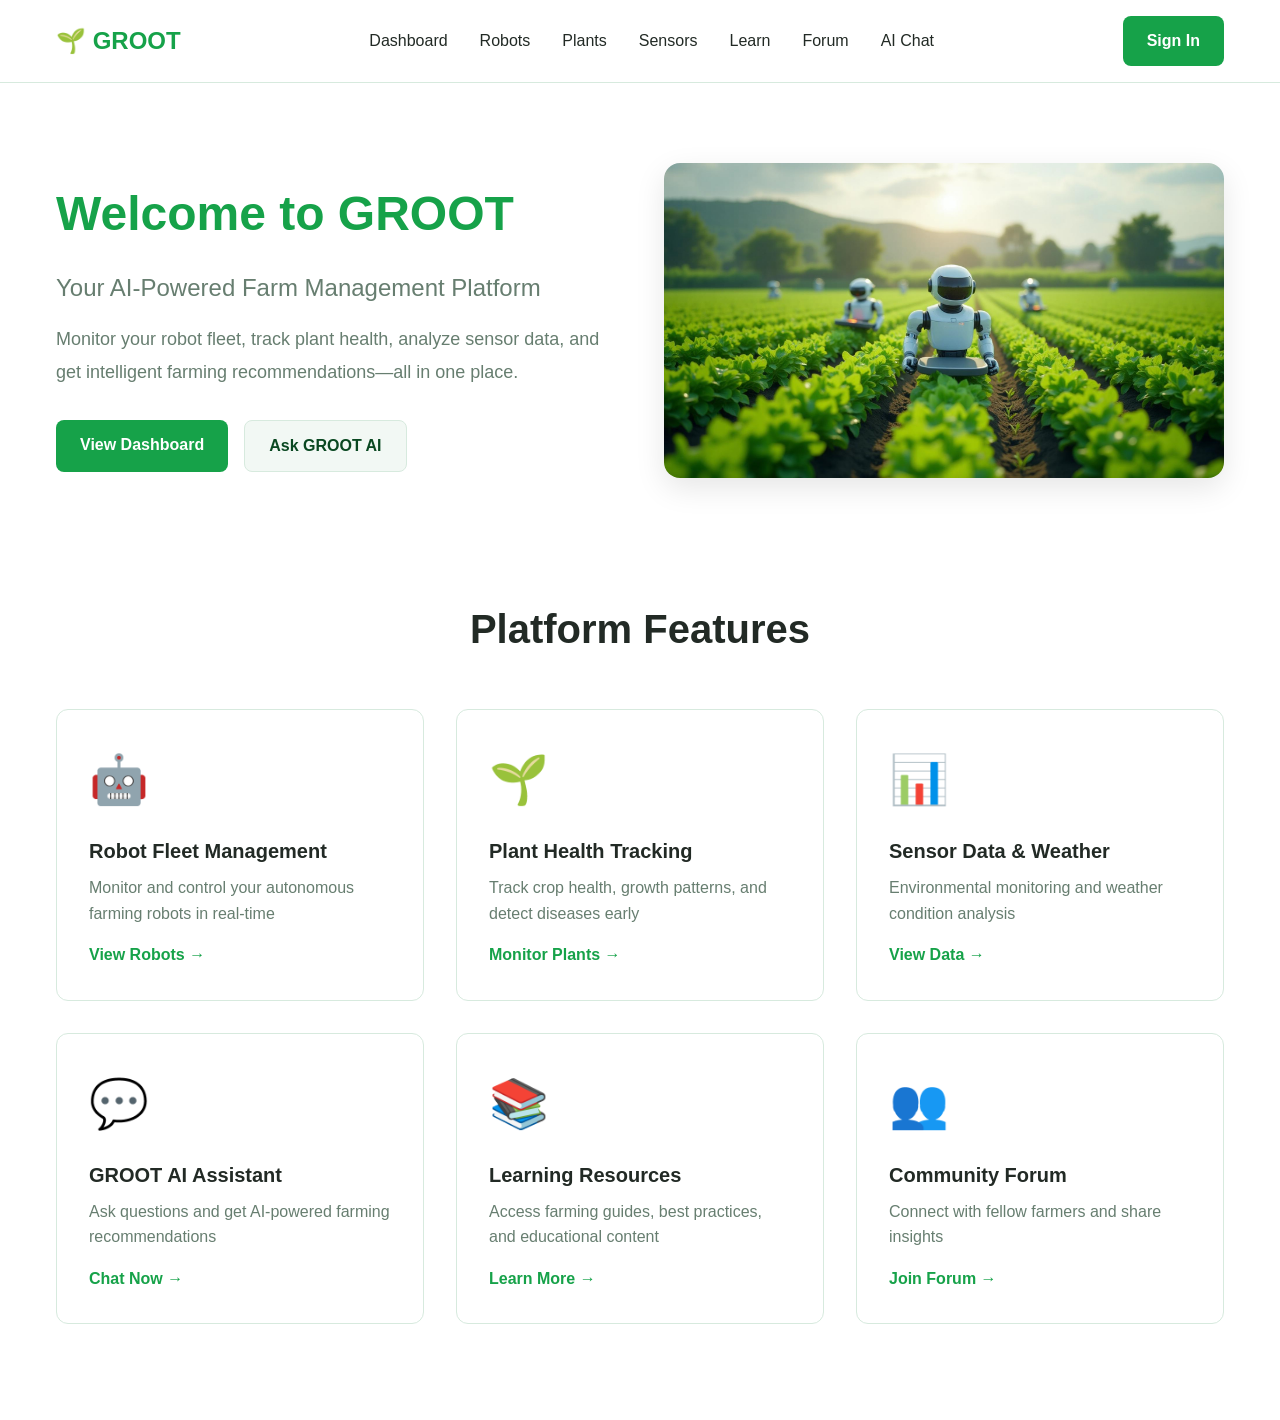
<file: public/index.html>
<!DOCTYPE html>
<html lang="en">
<head>
  <meta charset="UTF-8">
  <meta name="viewport" content="width=device-width, initial-scale=1.0">
  <title>GROOT - Smart Farm Management Dashboard</title>
  <meta name="description" content="GROOT - Advanced AI-powered farm management platform for modern agriculture with robot monitoring, plant health tracking, and intelligent farming solutions.">
  <link rel="stylesheet" href="styles.css">
</head>
<body>
  <nav id="navigation"></nav>
  
  <main class="container">
    <section class="hero">
      <div class="hero-content">
        <h1 class="hero-title">Welcome to GROOT</h1>
        <p class="hero-subtitle">Your AI-Powered Farm Management Platform</p>
        <p class="hero-description">
          Monitor your robot fleet, track plant health, analyze sensor data, and get intelligent 
          farming recommendations—all in one place.
        </p>
        <div class="hero-buttons">
          <a href="dashboard.html" class="btn btn-primary">View Dashboard</a>
          <a href="chatbot.html" class="btn btn-secondary">Ask GROOT AI</a>
        </div>
      </div>
      <div class="hero-image">
        <img src="../src/assets/hero-farm.jpg" alt="Modern farm with technology">
      </div>
    </section>

    <section class="features">
      <h2 class="section-title">Platform Features</h2>
      <div class="feature-grid">
        <div class="feature-card">
          <div class="feature-icon">🤖</div>
          <h3>Robot Fleet Management</h3>
          <p>Monitor and control your autonomous farming robots in real-time</p>
          <a href="bot-health.html" class="feature-link">View Robots →</a>
        </div>
        
        <div class="feature-card">
          <div class="feature-icon">🌱</div>
          <h3>Plant Health Tracking</h3>
          <p>Track crop health, growth patterns, and detect diseases early</p>
          <a href="plant-health.html" class="feature-link">Monitor Plants →</a>
        </div>
        
        <div class="feature-card">
          <div class="feature-icon">📊</div>
          <h3>Sensor Data & Weather</h3>
          <p>Environmental monitoring and weather condition analysis</p>
          <a href="sensor-data.html" class="feature-link">View Data →</a>
        </div>
        
        <div class="feature-card">
          <div class="feature-icon">💬</div>
          <h3>GROOT AI Assistant</h3>
          <p>Ask questions and get AI-powered farming recommendations</p>
          <a href="chatbot.html" class="feature-link">Chat Now →</a>
        </div>
        
        <div class="feature-card">
          <div class="feature-icon">📚</div>
          <h3>Learning Resources</h3>
          <p>Access farming guides, best practices, and educational content</p>
          <a href="learn.html" class="feature-link">Learn More →</a>
        </div>
        
        <div class="feature-card">
          <div class="feature-icon">👥</div>
          <h3>Community Forum</h3>
          <p>Connect with fellow farmers and share insights</p>
          <a href="forum.html" class="feature-link">Join Forum →</a>
        </div>
      </div>
    </section>
  </main>

  <script src="navigation.js"></script>
  <script src="auth-check.js"></script>
</body>
</html>
</file>
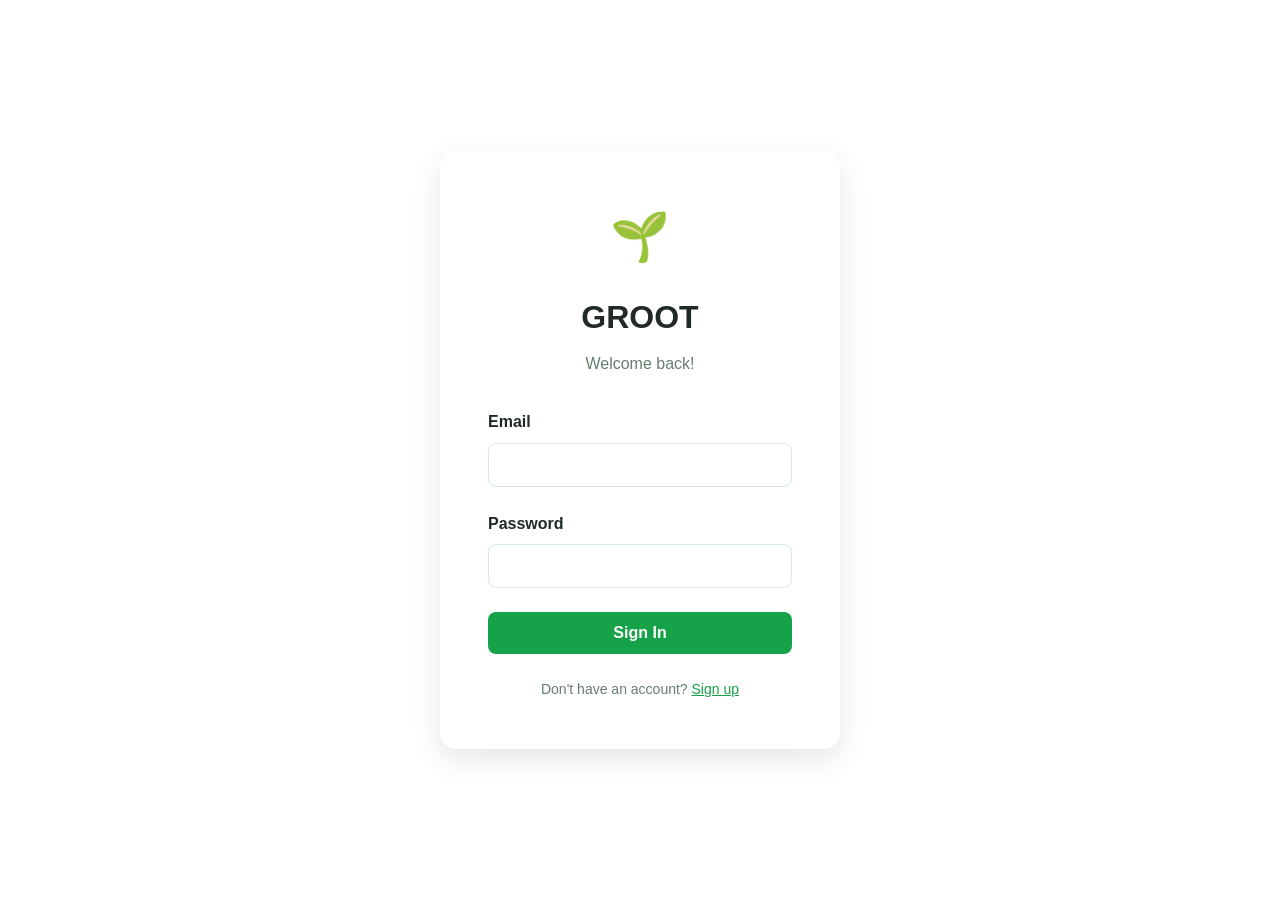
<file: public/auth.html>
<!DOCTYPE html>
<html lang="en">
<head>
  <meta charset="UTF-8">
  <meta name="viewport" content="width=device-width, initial-scale=1.0">
  <title>Sign In - GROOT</title>
  <link rel="stylesheet" href="styles.css">
  <style>
    .auth-container {
      min-height: 100vh;
      display: flex;
      align-items: center;
      justify-content: center;
      background: linear-gradient(135deg, hsla(var(--primary), 0.1), hsla(var(--accent), 0.1));
      padding: 2rem;
    }
    
    .auth-card {
      background: hsl(var(--card));
      border-radius: 1rem;
      padding: 3rem;
      max-width: 400px;
      width: 100%;
      box-shadow: 0 10px 30px rgba(0, 0, 0, 0.1);
    }
    
    .auth-header {
      text-align: center;
      margin-bottom: 2rem;
    }
    
    .auth-icon {
      font-size: 3rem;
      margin-bottom: 1rem;
    }
    
    .auth-title {
      font-size: 2rem;
      font-weight: bold;
      margin-bottom: 0.5rem;
    }
    
    .form-group {
      margin-bottom: 1.5rem;
    }
    
    .form-group label {
      display: block;
      margin-bottom: 0.5rem;
      font-weight: 600;
    }
    
    .auth-toggle {
      text-align: center;
      margin-top: 1.5rem;
    }
    
    .auth-toggle button {
      background: none;
      border: none;
      color: hsl(var(--primary));
      text-decoration: underline;
      cursor: pointer;
      font-size: 0.875rem;
    }
  </style>
</head>
<body>
  <div class="auth-container">
    <div class="auth-card">
      <div class="auth-header">
        <div class="auth-icon">🌱</div>
        <h1 class="auth-title">GROOT</h1>
        <p id="auth-subtitle" style="color: hsl(var(--muted-foreground));">Welcome back!</p>
      </div>
      
      <form id="auth-form">
        <div class="form-group">
          <label for="email">Email</label>
          <input type="email" id="email" required>
        </div>
        
        <div class="form-group">
          <label for="password">Password</label>
          <input type="password" id="password" required minlength="6">
        </div>
        
        <button type="submit" class="btn btn-primary" style="width: 100%;" id="submit-btn">
          Sign In
        </button>
      </form>
      
      <div class="auth-toggle">
        <p style="color: hsl(var(--muted-foreground)); font-size: 0.875rem;">
          <span id="toggle-text">Don't have an account?</span>
          <button type="button" id="toggle-btn">Sign up</button>
        </p>
      </div>
    </div>
  </div>

  <script src="config.js"></script>
  <script>
    let isLogin = true;
    
    const form = document.getElementById('auth-form');
    const subtitle = document.getElementById('auth-subtitle');
    const submitBtn = document.getElementById('submit-btn');
    const toggleText = document.getElementById('toggle-text');
    const toggleBtn = document.getElementById('toggle-btn');
    
    toggleBtn.addEventListener('click', () => {
      isLogin = !isLogin;
      if (isLogin) {
        subtitle.textContent = 'Welcome back!';
        submitBtn.textContent = 'Sign In';
        toggleText.textContent = "Don't have an account?";
        toggleBtn.textContent = 'Sign up';
      } else {
        subtitle.textContent = 'Create your account';
        submitBtn.textContent = 'Sign Up';
        toggleText.textContent = 'Already have an account?';
        toggleBtn.textContent = 'Sign in';
      }
    });
    
    form.addEventListener('submit', async (e) => {
      e.preventDefault();
      
      const email = document.getElementById('email').value;
      const password = document.getElementById('password').value;
      
      submitBtn.disabled = true;
      submitBtn.textContent = 'Loading...';
      
      try {
        const endpoint = isLogin ? '/auth/v1/token?grant_type=password' : '/auth/v1/signup';
        const response = await fetch(`${SUPABASE_URL}${endpoint}`, {
          method: 'POST',
          headers: {
            'apikey': SUPABASE_ANON_KEY,
            'Content-Type': 'application/json'
          },
          body: JSON.stringify({ email, password })
        });
        
        const data = await response.json();
        
        if (!response.ok) {
          throw new Error(data.error_description || data.msg || 'Authentication failed');
        }
        
        if (isLogin) {
          localStorage.setItem('groot_user', JSON.stringify(data.user));
          localStorage.setItem('groot_session', JSON.stringify(data));
          showToast('Welcome back!', 'success');
          window.location.href = 'dashboard.html';
        } else {
          showToast('Account created! Please sign in.', 'success');
          isLogin = true;
          toggleBtn.click();
        }
      } catch (error) {
        showToast(error.message, 'error');
      } finally {
        submitBtn.disabled = false;
        submitBtn.textContent = isLogin ? 'Sign In' : 'Sign Up';
      }
    });
  </script>
</body>
</html>
</file>
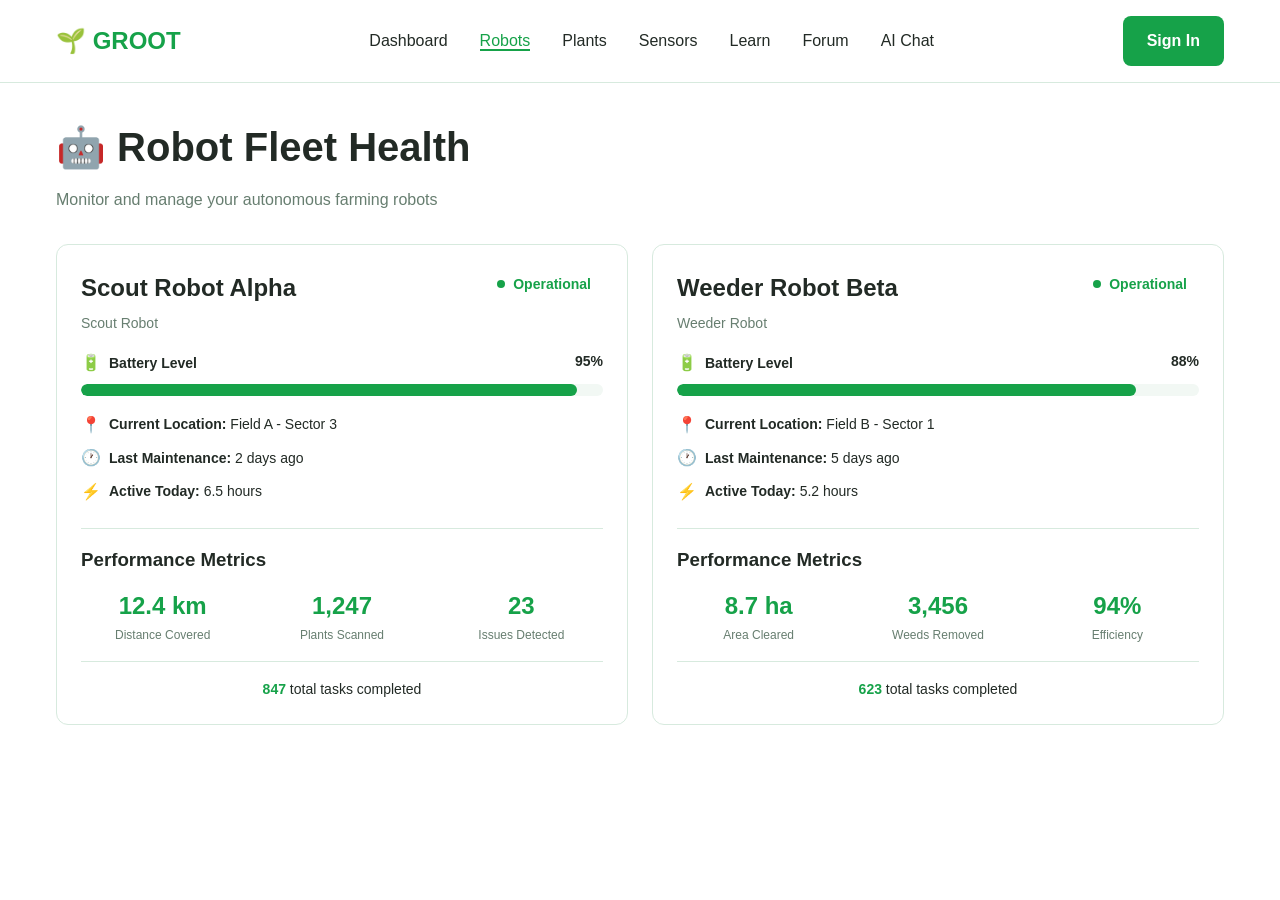
<file: public/bot-health.html>
<!DOCTYPE html>
<html lang="en">
<head>
  <meta charset="UTF-8">
  <meta name="viewport" content="width=device-width, initial-scale=1.0">
  <title>Robot Fleet Health - GROOT</title>
  <link rel="stylesheet" href="styles.css">
</head>
<body>
  <nav id="navigation"></nav>
  
  <main class="container">
    <div class="mb-8">
      <h1 style="font-size: 2.5rem; font-weight: bold; margin-bottom: 0.5rem; display: flex; align-items: center; gap: 0.75rem;">
        🤖 Robot Fleet Health
      </h1>
      <p style="color: hsl(var(--muted-foreground));">Monitor and manage your autonomous farming robots</p>
    </div>

    <div style="display: grid; grid-template-columns: repeat(auto-fit, minmax(500px, 1fr)); gap: 1.5rem;">
      <!-- Scout Robot Alpha -->
      <div class="card">
        <div style="margin-bottom: 1.5rem;">
          <div style="display: flex; justify-content: space-between; align-items: start; margin-bottom: 1rem;">
            <div>
              <h2 style="font-size: 1.5rem; font-weight: bold; margin-bottom: 0.25rem;">Scout Robot Alpha</h2>
              <p style="font-size: 0.875rem; color: hsl(var(--muted-foreground));">Scout Robot</p>
            </div>
            <div class="status-badge status-operational">
              <span class="status-dot" style="background: hsl(var(--success));"></span>
              <span>Operational</span>
            </div>
          </div>

          <!-- Battery -->
          <div style="margin-bottom: 1rem;">
            <div style="display: flex; justify-content: space-between; margin-bottom: 0.5rem;">
              <div style="display: flex; align-items: center; gap: 0.5rem;">
                <span>🔋</span>
                <span style="font-weight: 600; font-size: 0.875rem;">Battery Level</span>
              </div>
              <span style="font-weight: bold; font-size: 0.875rem;">95%</span>
            </div>
            <div class="progress-bar">
              <div class="progress-fill progress-success" style="width: 95%;"></div>
            </div>
          </div>

          <!-- Info -->
          <div style="margin-bottom: 1rem;">
            <div style="display: flex; align-items: center; gap: 0.5rem; margin-bottom: 0.5rem;">
              <span>📍</span>
              <span style="font-size: 0.875rem;"><strong>Current Location:</strong> Field A - Sector 3</span>
            </div>
            <div style="display: flex; align-items: center; gap: 0.5rem; margin-bottom: 0.5rem;">
              <span>🕐</span>
              <span style="font-size: 0.875rem;"><strong>Last Maintenance:</strong> 2 days ago</span>
            </div>
            <div style="display: flex; align-items: center; gap: 0.5rem;">
              <span>⚡</span>
              <span style="font-size: 0.875rem;"><strong>Active Today:</strong> 6.5 hours</span>
            </div>
          </div>
        </div>

        <!-- Metrics -->
        <div style="border-top: 1px solid hsl(var(--border)); padding-top: 1rem;">
          <h3 style="font-weight: 600; margin-bottom: 0.75rem;">Performance Metrics</h3>
          <div style="display: grid; grid-template-columns: repeat(3, 1fr); gap: 1rem; text-align: center;">
            <div>
              <p style="font-size: 1.5rem; font-weight: bold; color: hsl(var(--primary));">12.4 km</p>
              <p style="font-size: 0.75rem; color: hsl(var(--muted-foreground));">Distance Covered</p>
            </div>
            <div>
              <p style="font-size: 1.5rem; font-weight: bold; color: hsl(var(--primary));">1,247</p>
              <p style="font-size: 0.75rem; color: hsl(var(--muted-foreground));">Plants Scanned</p>
            </div>
            <div>
              <p style="font-size: 1.5rem; font-weight: bold; color: hsl(var(--primary));">23</p>
              <p style="font-size: 0.75rem; color: hsl(var(--muted-foreground));">Issues Detected</p>
            </div>
          </div>
          <div style="margin-top: 1rem; padding-top: 1rem; border-top: 1px solid hsl(var(--border)); text-align: center;">
            <p style="font-size: 0.875rem;">
              <strong style="color: hsl(var(--primary));">847</strong> total tasks completed
            </p>
          </div>
        </div>
      </div>

      <!-- Weeder Robot Beta -->
      <div class="card">
        <div style="margin-bottom: 1.5rem;">
          <div style="display: flex; justify-content: space-between; align-items: start; margin-bottom: 1rem;">
            <div>
              <h2 style="font-size: 1.5rem; font-weight: bold; margin-bottom: 0.25rem;">Weeder Robot Beta</h2>
              <p style="font-size: 0.875rem; color: hsl(var(--muted-foreground));">Weeder Robot</p>
            </div>
            <div class="status-badge status-operational">
              <span class="status-dot" style="background: hsl(var(--success));"></span>
              <span>Operational</span>
            </div>
          </div>

          <!-- Battery -->
          <div style="margin-bottom: 1rem;">
            <div style="display: flex; justify-content: space-between; margin-bottom: 0.5rem;">
              <div style="display: flex; align-items: center; gap: 0.5rem;">
                <span>🔋</span>
                <span style="font-weight: 600; font-size: 0.875rem;">Battery Level</span>
              </div>
              <span style="font-weight: bold; font-size: 0.875rem;">88%</span>
            </div>
            <div class="progress-bar">
              <div class="progress-fill progress-success" style="width: 88%;"></div>
            </div>
          </div>

          <!-- Info -->
          <div style="margin-bottom: 1rem;">
            <div style="display: flex; align-items: center; gap: 0.5rem; margin-bottom: 0.5rem;">
              <span>📍</span>
              <span style="font-size: 0.875rem;"><strong>Current Location:</strong> Field B - Sector 1</span>
            </div>
            <div style="display: flex; align-items: center; gap: 0.5rem; margin-bottom: 0.5rem;">
              <span>🕐</span>
              <span style="font-size: 0.875rem;"><strong>Last Maintenance:</strong> 5 days ago</span>
            </div>
            <div style="display: flex; align-items: center; gap: 0.5rem;">
              <span>⚡</span>
              <span style="font-size: 0.875rem;"><strong>Active Today:</strong> 5.2 hours</span>
            </div>
          </div>
        </div>

        <!-- Metrics -->
        <div style="border-top: 1px solid hsl(var(--border)); padding-top: 1rem;">
          <h3 style="font-weight: 600; margin-bottom: 0.75rem;">Performance Metrics</h3>
          <div style="display: grid; grid-template-columns: repeat(3, 1fr); gap: 1rem; text-align: center;">
            <div>
              <p style="font-size: 1.5rem; font-weight: bold; color: hsl(var(--primary));">8.7 ha</p>
              <p style="font-size: 0.75rem; color: hsl(var(--muted-foreground));">Area Cleared</p>
            </div>
            <div>
              <p style="font-size: 1.5rem; font-weight: bold; color: hsl(var(--primary));">3,456</p>
              <p style="font-size: 0.75rem; color: hsl(var(--muted-foreground));">Weeds Removed</p>
            </div>
            <div>
              <p style="font-size: 1.5rem; font-weight: bold; color: hsl(var(--primary));">94%</p>
              <p style="font-size: 0.75rem; color: hsl(var(--muted-foreground));">Efficiency</p>
            </div>
          </div>
          <div style="margin-top: 1rem; padding-top: 1rem; border-top: 1px solid hsl(var(--border)); text-align: center;">
            <p style="font-size: 0.875rem;">
              <strong style="color: hsl(var(--primary));">623</strong> total tasks completed
            </p>
          </div>
        </div>
      </div>
    </div>
  </main>

  <script src="navigation.js"></script>
  <script src="auth-check.js"></script>
</body>
</html>
</file>
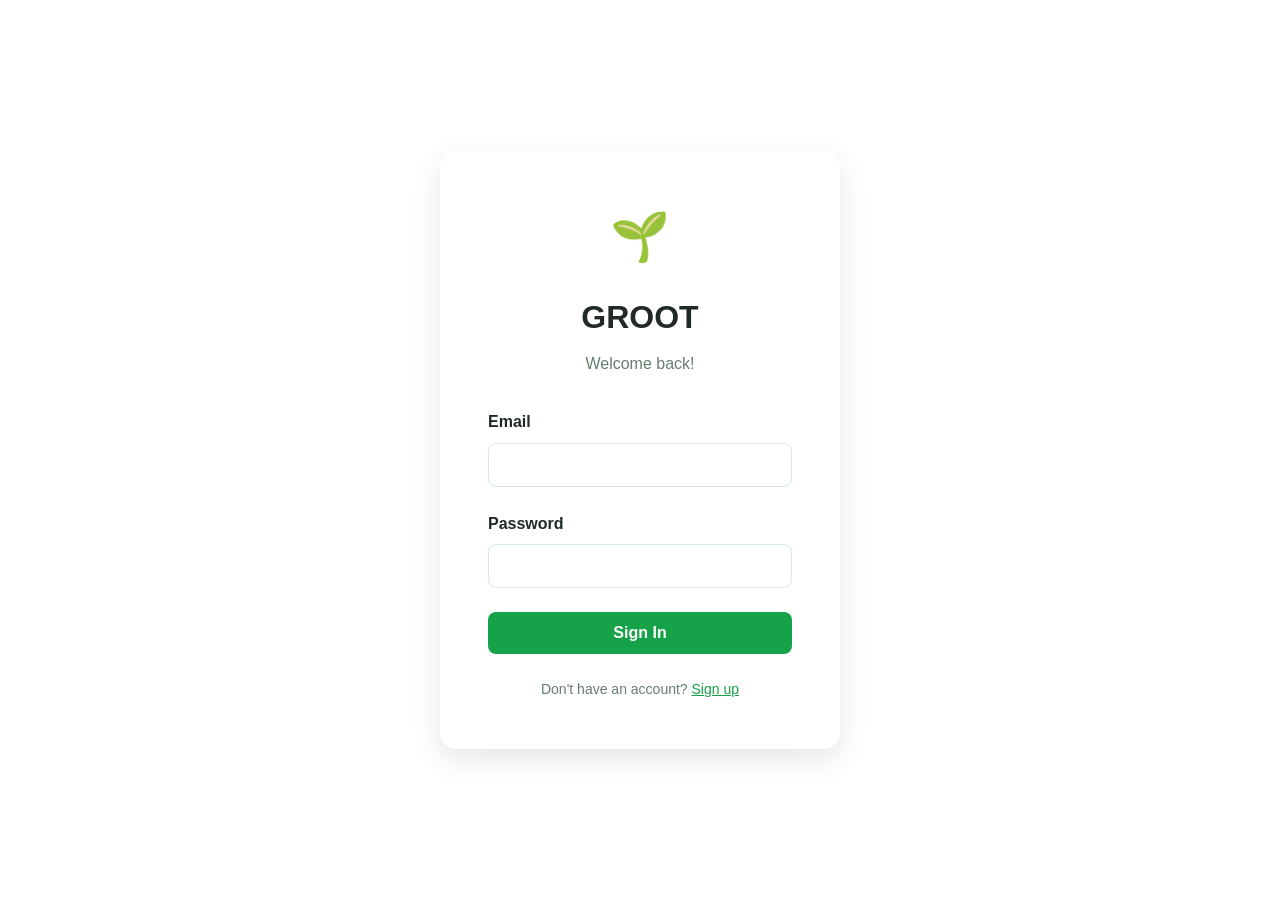
<file: public/chatbot.html>
<!DOCTYPE html>
<html lang="en">
<head>
  <meta charset="UTF-8">
  <meta name="viewport" content="width=device-width, initial-scale=1.0">
  <title>GROOT AI Assistant - GROOT</title>
  <link rel="stylesheet" href="styles.css">
  <style>
    .chat-container {
      max-width: 900px;
      margin: 0 auto;
    }
    
    .chat-card {
      background: hsl(var(--card));
      border: 1px solid hsl(var(--border));
      border-radius: 0.75rem;
      height: 600px;
      display: flex;
      flex-direction: column;
    }
    
    .chat-messages {
      flex: 1;
      overflow-y: auto;
      padding: 1.5rem;
      display: flex;
      flex-direction: column;
      gap: 1rem;
    }
    
    .message {
      max-width: 80%;
      padding: 1rem;
      border-radius: 0.75rem;
    }
    
    .message-user {
      align-self: flex-end;
      background: hsl(var(--primary));
      color: hsl(var(--primary-foreground));
    }
    
    .message-assistant {
      align-self: flex-start;
      background: hsl(var(--muted));
      color: hsl(var(--foreground));
    }
    
    .chat-input-area {
      border-top: 1px solid hsl(var(--border));
      padding: 1rem;
    }
    
    .chat-form {
      display: flex;
      gap: 0.5rem;
      align-items: end;
    }
    
    .image-preview {
      margin-bottom: 0.75rem;
      position: relative;
      display: inline-block;
    }
    
    .image-preview img {
      height: 80px;
      width: 80px;
      object-fit: cover;
      border-radius: 0.5rem;
    }
    
    .image-preview button {
      position: absolute;
      top: -8px;
      right: -8px;
      width: 24px;
      height: 24px;
      border-radius: 50%;
      background: hsl(var(--destructive));
      color: white;
      border: none;
      cursor: pointer;
      font-size: 1rem;
      line-height: 1;
      padding: 0;
    }
    
    .loading-message {
      display: flex;
      align-items: center;
      gap: 0.5rem;
      padding: 1rem;
      background: hsl(var(--muted));
      border-radius: 0.75rem;
      max-width: 80%;
    }
  </style>
</head>
<body>
  <nav id="navigation"></nav>
  
  <main class="container">
    <div class="chat-container">
      <div class="mb-8">
        <h1 style="font-size: 2.5rem; font-weight: bold; margin-bottom: 0.5rem; display: flex; align-items: center; gap: 0.75rem;">
          💬 GROOT AI Assistant
        </h1>
        <p style="color: hsl(var(--muted-foreground));">Your intelligent farming companion with plant image analysis</p>
      </div>

      <div class="chat-card">
        <div class="chat-messages" id="messages">
          <div class="message message-assistant">
            Hello! I'm GROOT, your AI farming assistant. Ask me anything about plants, farming practices, or upload a plant image for identification and health analysis.
          </div>
        </div>

        <div class="chat-input-area">
          <div id="image-preview" class="image-preview" style="display: none;">
            <img id="preview-img" alt="Selected plant">
            <button onclick="clearImage()">×</button>
          </div>
          
          <form class="chat-form" id="chat-form">
            <input type="file" id="image-input" accept="image/*" style="display: none;">
            <button type="button" class="btn btn-secondary" style="padding: 0.75rem;" onclick="document.getElementById('image-input').click()">
              📷
            </button>
            <input 
              type="text" 
              id="message-input" 
              placeholder="Ask about plants, farming, or upload an image..."
              style="flex: 1;"
            >
            <button type="submit" class="btn btn-primary" style="padding: 0.75rem;" id="send-btn">
              ➤
            </button>
          </form>
        </div>
      </div>
    </div>
  </main>

  <script src="config.js"></script>
  <script src="navigation.js"></script>
  <script src="auth-check.js"></script>
  <script>
    const messagesContainer = document.getElementById('messages');
    const chatForm = document.getElementById('chat-form');
    const messageInput = document.getElementById('message-input');
    const imageInput = document.getElementById('image-input');
    const imagePreview = document.getElementById('image-preview');
    const previewImg = document.getElementById('preview-img');
    const sendBtn = document.getElementById('send-btn');
    
    let selectedImage = null;
    
    imageInput.addEventListener('change', (e) => {
      const file = e.target.files[0];
      if (file) {
        const reader = new FileReader();
        reader.onloadend = () => {
          selectedImage = reader.result;
          previewImg.src = selectedImage;
          imagePreview.style.display = 'inline-block';
        };
        reader.readAsDataURL(file);
      }
    });
    
    function clearImage() {
      selectedImage = null;
      imagePreview.style.display = 'none';
      imageInput.value = '';
    }
    
    function addMessage(content, isUser = false) {
      const messageDiv = document.createElement('div');
      messageDiv.className = `message message-${isUser ? 'user' : 'assistant'}`;
      messageDiv.textContent = content;
      messagesContainer.appendChild(messageDiv);
      messagesContainer.scrollTop = messagesContainer.scrollHeight;
    }
    
    function showLoading() {
      const loadingDiv = document.createElement('div');
      loadingDiv.className = 'loading-message';
      loadingDiv.id = 'loading-message';
      loadingDiv.innerHTML = '<div class="spinner" style="width: 20px; height: 20px; border-width: 2px;"></div><span>GROOT is thinking...</span>';
      messagesContainer.appendChild(loadingDiv);
      messagesContainer.scrollTop = messagesContainer.scrollHeight;
    }
    
    function hideLoading() {
      const loading = document.getElementById('loading-message');
      if (loading) loading.remove();
    }
    
    chatForm.addEventListener('submit', async (e) => {
      e.preventDefault();
      
      const message = messageInput.value.trim();
      if (!message && !selectedImage) return;
      
      const userMessage = selectedImage 
        ? `[Image uploaded] ${message || 'Analyze this plant'}` 
        : message;
      
      addMessage(userMessage, true);
      messageInput.value = '';
      sendBtn.disabled = true;
      messageInput.disabled = true;
      
      showLoading();
      
      try {
        const response = await fetch(`${SUPABASE_URL}/functions/v1/groot-chat`, {
          method: 'POST',
          headers: {
            'Authorization': `Bearer ${SUPABASE_ANON_KEY}`,
            'Content-Type': 'application/json'
          },
          body: JSON.stringify({
            message: message || 'Analyze this plant image and provide detailed information.',
            image: selectedImage
          })
        });
        
        const data = await response.json();
        
        if (!response.ok) {
          throw new Error(data.error || 'Failed to get response');
        }
        
        hideLoading();
        addMessage(data.reply);
        clearImage();
      } catch (error) {
        hideLoading();
        addMessage('Sorry, I encountered an error. Please try again.');
        showToast(error.message, 'error');
      } finally {
        sendBtn.disabled = false;
        messageInput.disabled = false;
        messageInput.focus();
      }
    });
  </script>
</body>
</html>
</file>
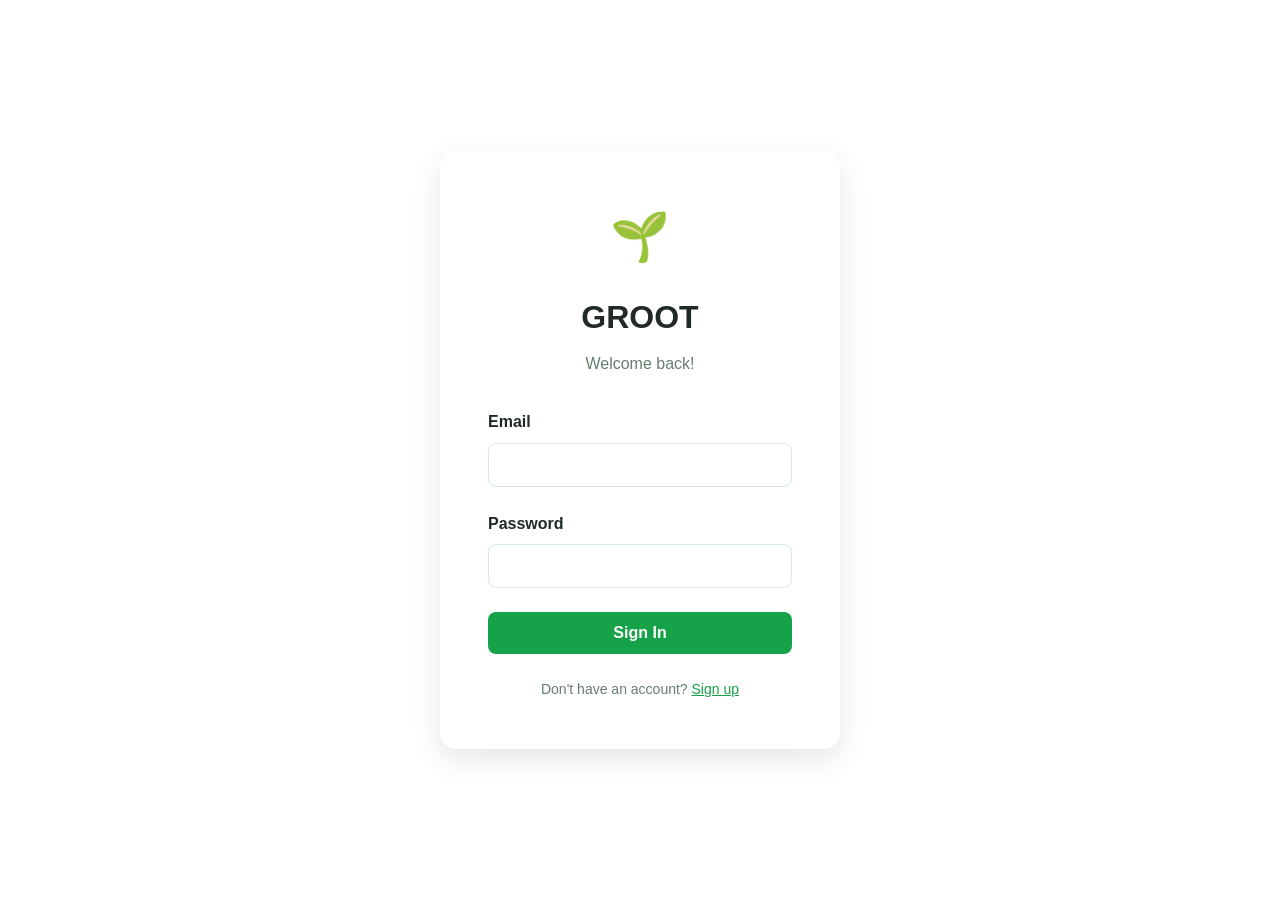
<file: public/dashboard.html>
<!DOCTYPE html>
<html lang="en">
<head>
  <meta charset="UTF-8">
  <meta name="viewport" content="width=device-width, initial-scale=1.0">
  <title>Dashboard - GROOT</title>
  <link rel="stylesheet" href="styles.css">
</head>
<body>
  <nav id="navigation"></nav>
  
  <main class="container">
    <div class="mb-8">
      <h1 style="font-size: 2.5rem; font-weight: bold; margin-bottom: 0.5rem; display: flex; align-items: center; gap: 0.75rem;">
        📊 Farm Dashboard
      </h1>
      <p style="color: hsl(var(--muted-foreground));">Your comprehensive farm management overview</p>
    </div>

    <!-- Quick Stats -->
    <div class="stats-grid">
      <div class="stat-card">
        <div style="display: flex; align-items: center; justify-content: space-between; margin-bottom: 1rem;">
          <h3 style="font-weight: 600;">Active Robots</h3>
          <span style="font-size: 1.5rem;">🤖</span>
        </div>
        <p class="stat-value">2</p>
        <p class="stat-label">All systems operational</p>
      </div>

      <div class="stat-card">
        <div style="display: flex; align-items: center; justify-content: space-between; margin-bottom: 1rem;">
          <h3 style="font-weight: 600;">Healthy Plants</h3>
          <span style="font-size: 1.5rem;">🌱</span>
        </div>
        <p class="stat-value">1,247</p>
        <p class="stat-label" style="color: hsl(var(--success));">+5% from last week</p>
      </div>

      <div class="stat-card">
        <div style="display: flex; align-items: center; justify-content: space-between; margin-bottom: 1rem;">
          <h3 style="font-weight: 600;">Temperature</h3>
          <span style="font-size: 1.5rem;">🌡️</span>
        </div>
        <p class="stat-value">24°C</p>
        <p class="stat-label">Optimal conditions</p>
      </div>

      <div class="stat-card">
        <div style="display: flex; align-items: center; justify-content: space-between; margin-bottom: 1rem;">
          <h3 style="font-weight: 600;">Soil Moisture</h3>
          <span style="font-size: 1.5rem;">💧</span>
        </div>
        <p class="stat-value">65%</p>
        <p class="stat-label">Perfect level</p>
      </div>
    </div>

    <!-- Quick Actions -->
    <div class="card">
      <h2 style="font-size: 1.5rem; font-weight: bold; margin-bottom: 1.5rem;">Quick Actions</h2>
      <div style="display: grid; grid-template-columns: repeat(auto-fit, minmax(200px, 1fr)); gap: 1rem;">
        <a href="bot-health.html" class="btn btn-secondary" style="text-align: center;">Monitor Robots</a>
        <a href="plant-health.html" class="btn btn-secondary" style="text-align: center;">Check Plant Health</a>
        <a href="sensor-data.html" class="btn btn-secondary" style="text-align: center;">View Sensor Data</a>
        <a href="chatbot.html" class="btn btn-primary" style="text-align: center;">Ask GROOT AI</a>
      </div>
    </div>

    <!-- Recent Activity -->
    <div class="card">
      <h2 style="font-size: 1.5rem; font-weight: bold; margin-bottom: 1.5rem;">Recent Activity</h2>
      <div style="space-y: 1rem;">
        <div style="padding: 1rem; background: hsl(var(--muted)); border-radius: 0.5rem; margin-bottom: 0.75rem;">
          <div style="display: flex; justify-content: space-between; align-items: start;">
            <div>
              <p style="font-weight: 600; margin-bottom: 0.25rem;">Scout Robot Alpha completed field scan</p>
              <p style="font-size: 0.875rem; color: hsl(var(--muted-foreground));">Scanned 1,247 plants in Field A - Sector 3</p>
            </div>
            <span style="font-size: 0.75rem; color: hsl(var(--muted-foreground));">2 hours ago</span>
          </div>
        </div>
        
        <div style="padding: 1rem; background: hsl(var(--muted)); border-radius: 0.5rem; margin-bottom: 0.75rem;">
          <div style="display: flex; justify-content: space-between; align-items: start;">
            <div>
              <p style="font-weight: 600; margin-bottom: 0.25rem;">23 plants need attention</p>
              <p style="font-size: 0.875rem; color: hsl(var(--muted-foreground));">Issues detected across 3 sectors</p>
            </div>
            <span style="font-size: 0.75rem; color: hsl(var(--muted-foreground));">3 hours ago</span>
          </div>
        </div>
        
        <div style="padding: 1rem; background: hsl(var(--muted)); border-radius: 0.5rem;">
          <div style="display: flex; justify-content: space-between; align-items: start;">
            <div>
              <p style="font-weight: 600; margin-bottom: 0.25rem;">Weather conditions optimal</p>
              <p style="font-size: 0.875rem; color: hsl(var(--muted-foreground));">Perfect for plant growth</p>
            </div>
            <span style="font-size: 0.75rem; color: hsl(var(--muted-foreground));">5 hours ago</span>
          </div>
        </div>
      </div>
    </div>
  </main>

  <script src="navigation.js"></script>
  <script src="auth-check.js"></script>
</body>
</html>
</file>
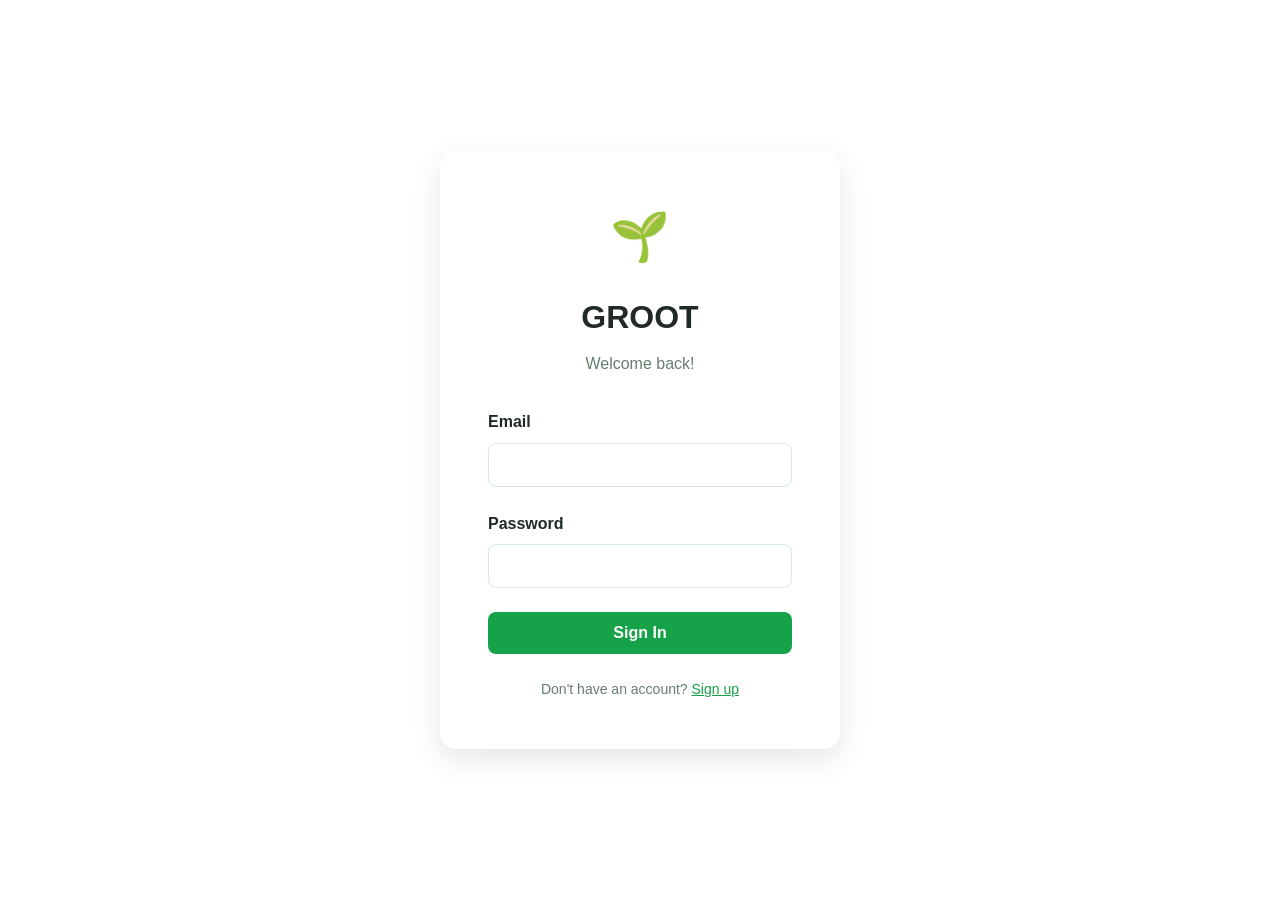
<file: public/forum.html>
<!DOCTYPE html>
<html lang="en">
<head>
  <meta charset="UTF-8">
  <meta name="viewport" content="width=device-width, initial-scale=1.0">
  <title>Community Forum - GROOT</title>
  <link rel="stylesheet" href="styles.css">
  <style>
    .modal {
      display: none;
      position: fixed;
      top: 0;
      left: 0;
      width: 100%;
      height: 100%;
      background: rgba(0, 0, 0, 0.5);
      z-index: 1000;
      align-items: center;
      justify-content: center;
    }
    
    .modal.active {
      display: flex;
    }
    
    .modal-content {
      background: hsl(var(--card));
      border-radius: 1rem;
      padding: 2rem;
      max-width: 500px;
      width: 90%;
      max-height: 90vh;
      overflow-y: auto;
    }
    
    .form-group {
      margin-bottom: 1.5rem;
    }
  </style>
</head>
<body>
  <nav id="navigation"></nav>
  
  <main class="container">
    <div class="mb-8" style="display: flex; justify-content: space-between; align-items: start;">
      <div>
        <h1 style="font-size: 2.5rem; font-weight: bold; margin-bottom: 0.5rem; display: flex; align-items: center; gap: 0.75rem;">
          👥 Community Forum
        </h1>
        <p style="color: hsl(var(--muted-foreground));">Share ideas, ask questions, and connect with fellow farmers</p>
      </div>
      <button class="btn btn-primary" onclick="openModal()" style="display: flex; align-items: center; gap: 0.5rem;">
        ➕ New Post
      </button>
    </div>

    <div id="posts-container">
      <div class="loading">
        <div class="spinner"></div>
      </div>
    </div>
  </main>

  <!-- Modal -->
  <div id="post-modal" class="modal">
    <div class="modal-content">
      <h2 style="font-size: 1.5rem; font-weight: bold; margin-bottom: 1.5rem;">Create New Post</h2>
      <form id="post-form">
        <div class="form-group">
          <label for="title">Post Title</label>
          <input type="text" id="title" required>
        </div>
        <div class="form-group">
          <label for="category">Category (optional)</label>
          <input type="text" id="category">
        </div>
        <div class="form-group">
          <label for="content">Content</label>
          <textarea id="content" rows="6" required placeholder="Share your ideas, questions, or experiences..."></textarea>
        </div>
        <div style="display: flex; gap: 1rem;">
          <button type="submit" class="btn btn-primary" style="flex: 1;">Post to Forum</button>
          <button type="button" class="btn btn-secondary" onclick="closeModal()">Cancel</button>
        </div>
      </form>
    </div>
  </div>

  <script src="config.js"></script>
  <script src="navigation.js"></script>
  <script src="auth-check.js"></script>
  <script>
    const postsContainer = document.getElementById('posts-container');
    const postForm = document.getElementById('post-form');
    
    async function loadPosts() {
      try {
        const data = await supabaseRequest('/rest/v1/forum_posts?select=*&order=created_at.desc');
        
        if (data.length === 0) {
          postsContainer.innerHTML = `
            <div class="card" style="padding: 3rem; text-align: center;">
              <div style="font-size: 4rem; margin-bottom: 1rem;">💬</div>
              <h3 style="font-size: 1.25rem; font-weight: 600; margin-bottom: 0.5rem;">No posts yet</h3>
              <p style="color: hsl(var(--muted-foreground)); margin-bottom: 1rem;">Be the first to start a conversation!</p>
            </div>
          `;
        } else {
          postsContainer.innerHTML = data.map(post => `
            <div class="card" style="margin-bottom: 1rem; transition: all 0.3s; cursor: pointer;" 
                 onmouseenter="this.style.boxShadow='0 10px 30px rgba(0,0,0,0.1)'"
                 onmouseleave="this.style.boxShadow=''">
              ${post.category ? `
                <div style="margin-bottom: 0.75rem;">
                  <span style="font-size: 0.75rem; background: hsla(var(--primary), 0.1); color: hsl(var(--primary)); padding: 0.25rem 0.5rem; border-radius: 9999px;">
                    ${post.category}
                  </span>
                </div>
              ` : ''}
              <h3 style="font-size: 1.25rem; font-weight: bold; margin-bottom: 0.5rem;">${post.title}</h3>
              <p style="color: hsl(var(--muted-foreground)); margin-bottom: 1rem;">${post.content}</p>
              <div style="display: flex; justify-content: space-between; font-size: 0.875rem; color: hsl(var(--muted-foreground));">
                <span>Posted ${new Date(post.created_at).toLocaleDateString()}</span>
              </div>
            </div>
          `).join('');
        }
      } catch (error) {
        postsContainer.innerHTML = `
          <div class="card" style="padding: 2rem; text-align: center;">
            <p style="color: hsl(var(--destructive));">Failed to load forum posts. Please try again.</p>
          </div>
        `;
      }
    }
    
    function openModal() {
      document.getElementById('post-modal').classList.add('active');
    }
    
    function closeModal() {
      document.getElementById('post-modal').classList.remove('active');
      postForm.reset();
    }
    
    postForm.addEventListener('submit', async (e) => {
      e.preventDefault();
      
      const user = JSON.parse(localStorage.getItem('groot_user') || 'null');
      if (!user) {
        showToast('Please sign in to post to the forum', 'error');
        return;
      }
      
      const title = document.getElementById('title').value;
      const content = document.getElementById('content').value;
      const category = document.getElementById('category').value || 'General';
      
      try {
        await supabaseRequest('/rest/v1/forum_posts', {
          method: 'POST',
          body: JSON.stringify({ title, content, category, user_id: user.id })
        });
        
        showToast('Your post has been created', 'success');
        closeModal();
        loadPosts();
      } catch (error) {
        showToast('Failed to create post: ' + error.message, 'error');
      }
    });
    
    // Close modal on background click
    document.getElementById('post-modal').addEventListener('click', (e) => {
      if (e.target.id === 'post-modal') {
        closeModal();
      }
    });
    
    loadPosts();
  </script>
</body>
</html>
</file>
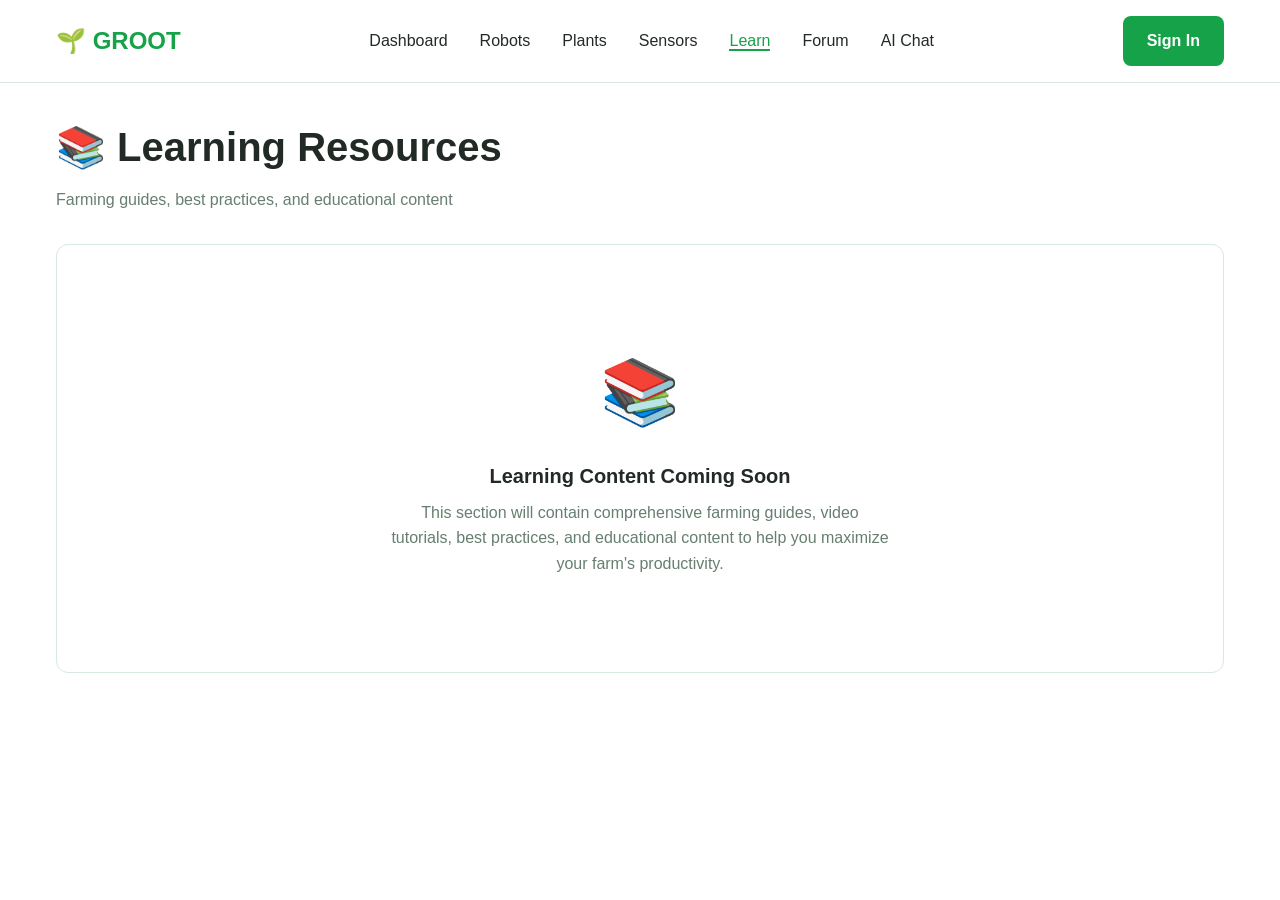
<file: public/learn.html>
<!DOCTYPE html>
<html lang="en">
<head>
  <meta charset="UTF-8">
  <meta name="viewport" content="width=device-width, initial-scale=1.0">
  <title>Learn - GROOT</title>
  <link rel="stylesheet" href="styles.css">
</head>
<body>
  <nav id="navigation"></nav>
  
  <main class="container">
    <div class="mb-8">
      <h1 style="font-size: 2.5rem; font-weight: bold; margin-bottom: 0.5rem; display: flex; align-items: center; gap: 0.75rem;">
        📚 Learning Resources
      </h1>
      <p style="color: hsl(var(--muted-foreground));">Farming guides, best practices, and educational content</p>
    </div>

    <div class="card" style="padding: 3rem;">
      <div style="text-align: center; padding: 3rem 0;">
        <div style="font-size: 4rem; margin-bottom: 1rem;">📚</div>
        <h3 style="font-size: 1.25rem; font-weight: 600; margin-bottom: 0.5rem;">Learning Content Coming Soon</h3>
        <p style="color: hsl(var(--muted-foreground)); max-width: 500px; margin: 0 auto;">
          This section will contain comprehensive farming guides, video tutorials, best practices, 
          and educational content to help you maximize your farm's productivity.
        </p>
      </div>
    </div>
  </main>

  <script src="navigation.js"></script>
  <script src="auth-check.js"></script>
</body>
</html>
</file>
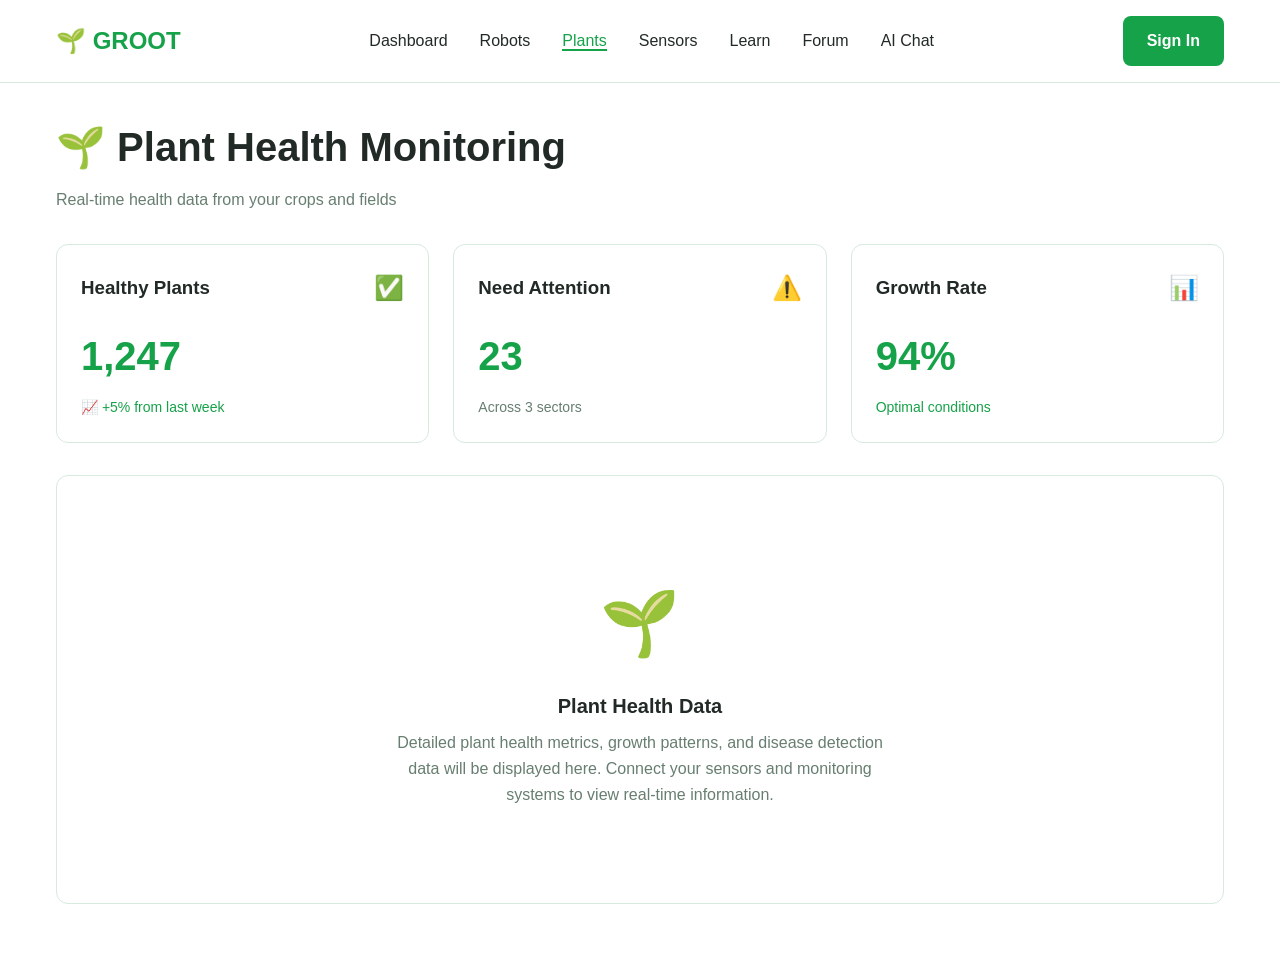
<file: public/plant-health.html>
<!DOCTYPE html>
<html lang="en">
<head>
  <meta charset="UTF-8">
  <meta name="viewport" content="width=device-width, initial-scale=1.0">
  <title>Plant Health Monitoring - GROOT</title>
  <link rel="stylesheet" href="styles.css">
</head>
<body>
  <nav id="navigation"></nav>
  
  <main class="container">
    <div class="mb-8">
      <h1 style="font-size: 2.5rem; font-weight: bold; margin-bottom: 0.5rem; display: flex; align-items: center; gap: 0.75rem;">
        🌱 Plant Health Monitoring
      </h1>
      <p style="color: hsl(var(--muted-foreground));">Real-time health data from your crops and fields</p>
    </div>

    <!-- Summary Cards -->
    <div class="stats-grid">
      <div class="stat-card">
        <div style="display: flex; align-items: center; justify-content: space-between; margin-bottom: 1rem;">
          <h3 style="font-weight: 600;">Healthy Plants</h3>
          <span style="font-size: 1.5rem;">✅</span>
        </div>
        <p class="stat-value">1,247</p>
        <p class="stat-label" style="color: hsl(var(--success)); display: flex; align-items: center; gap: 0.25rem;">
          📈 +5% from last week
        </p>
      </div>

      <div class="stat-card">
        <div style="display: flex; align-items: center; justify-content: space-between; margin-bottom: 1rem;">
          <h3 style="font-weight: 600;">Need Attention</h3>
          <span style="font-size: 1.5rem;">⚠️</span>
        </div>
        <p class="stat-value">23</p>
        <p class="stat-label">Across 3 sectors</p>
      </div>

      <div class="stat-card">
        <div style="display: flex; align-items: center; justify-content: space-between; margin-bottom: 1rem;">
          <h3 style="font-weight: 600;">Growth Rate</h3>
          <span style="font-size: 1.5rem;">📊</span>
        </div>
        <p class="stat-value">94%</p>
        <p class="stat-label" style="color: hsl(var(--success));">Optimal conditions</p>
      </div>
    </div>

    <!-- Data Display Area -->
    <div class="card" style="padding: 3rem;">
      <div style="text-align: center; padding: 3rem 0;">
        <div style="font-size: 4rem; margin-bottom: 1rem;">🌱</div>
        <h3 style="font-size: 1.25rem; font-weight: 600; margin-bottom: 0.5rem;">Plant Health Data</h3>
        <p style="color: hsl(var(--muted-foreground)); max-width: 500px; margin: 0 auto;">
          Detailed plant health metrics, growth patterns, and disease detection data will be displayed here. 
          Connect your sensors and monitoring systems to view real-time information.
        </p>
      </div>
    </div>
  </main>

  <script src="navigation.js"></script>
  <script src="auth-check.js"></script>
</body>
</html>
</file>
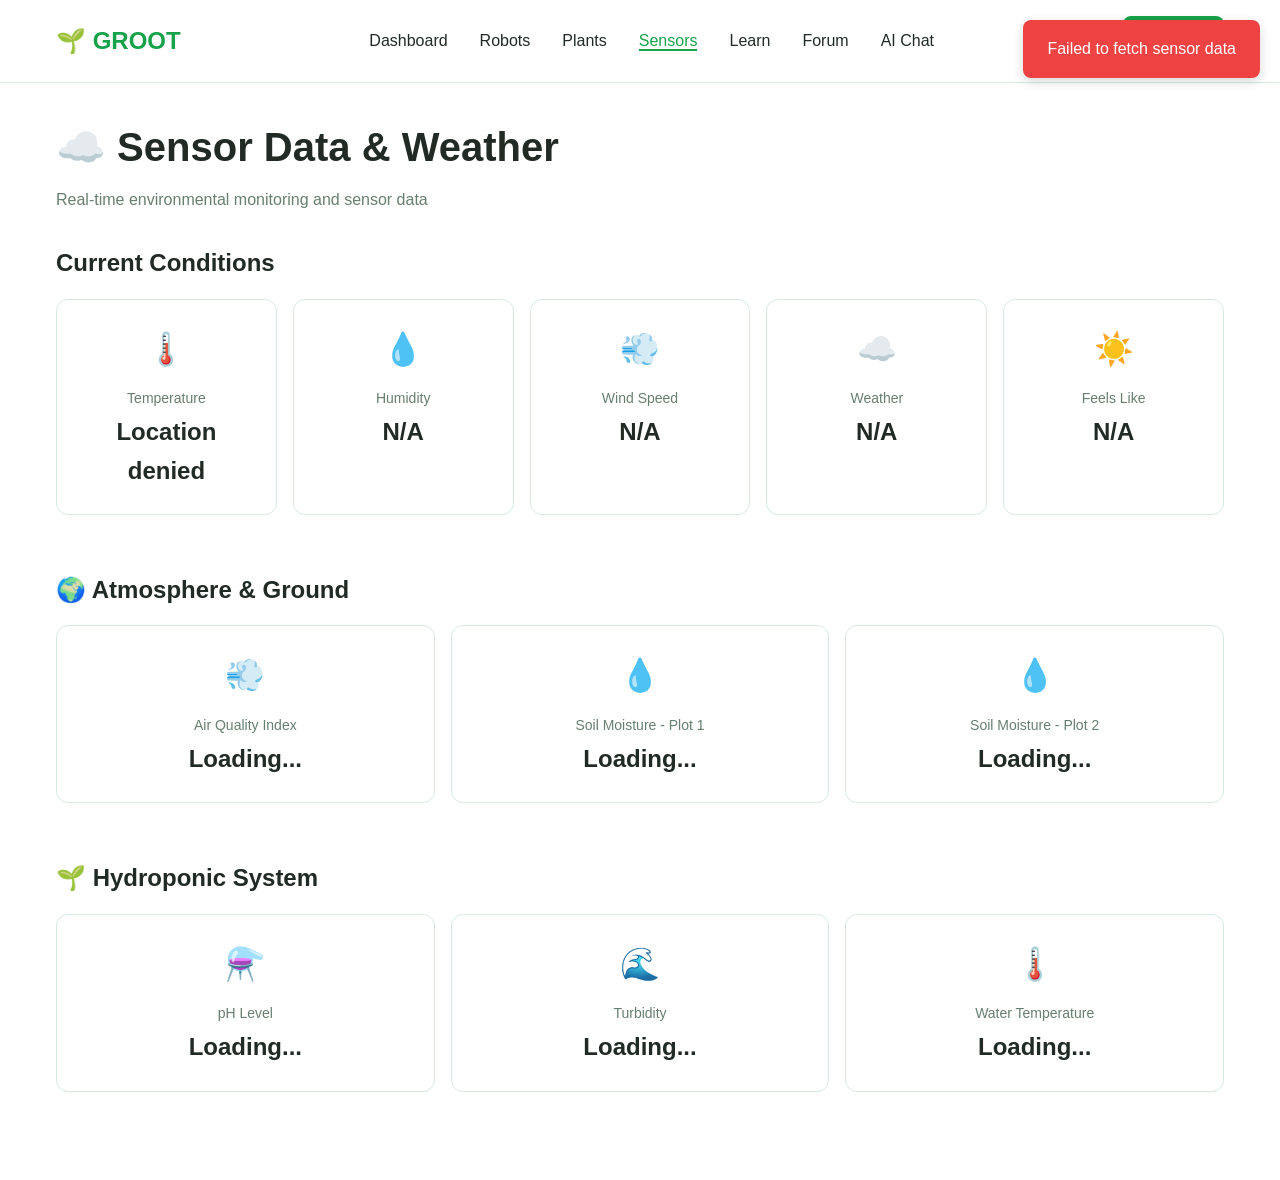
<file: public/sensor-data.html>
<!DOCTYPE html>
<html lang="en">
<head>
  <meta charset="UTF-8">
  <meta name="viewport" content="width=device-width, initial-scale=1.0">
  <title>Sensor Data & Weather - GROOT</title>
  <link rel="stylesheet" href="styles.css">
</head>
<parameter name="body">
  <nav id="navigation"></nav>
  
  <main class="container">
    <div class="mb-8">
      <h1 style="font-size: 2.5rem; font-weight: bold; margin-bottom: 0.5rem; display: flex; align-items: center; gap: 0.75rem;">
        ☁️ Sensor Data & Weather
      </h1>
      <p style="color: hsl(var(--muted-foreground));">Real-time environmental monitoring and sensor data</p>
    </div>

    <!-- Current Weather Conditions -->
    <div class="mb-8">
      <h2 style="font-size: 1.5rem; font-weight: bold; margin-bottom: 1rem;">Current Conditions</h2>
      <div style="display: grid; grid-template-columns: repeat(auto-fit, minmax(200px, 1fr)); gap: 1rem;">
        <div class="card" style="text-align: center;">
          <span style="font-size: 2rem; margin-bottom: 0.75rem; display: block;">🌡️</span>
          <p style="font-size: 0.875rem; color: hsl(var(--muted-foreground)); margin-bottom: 0.25rem;">Temperature</p>
          <p id="weather-temp" style="font-size: 1.5rem; font-weight: bold;">Loading...</p>
        </div>

        <div class="card" style="text-align: center;">
          <span style="font-size: 2rem; margin-bottom: 0.75rem; display: block;">💧</span>
          <p style="font-size: 0.875rem; color: hsl(var(--muted-foreground)); margin-bottom: 0.25rem;">Humidity</p>
          <p id="weather-humidity" style="font-size: 1.5rem; font-weight: bold;">Loading...</p>
        </div>

        <div class="card" style="text-align: center;">
          <span style="font-size: 2rem; margin-bottom: 0.75rem; display: block;">💨</span>
          <p style="font-size: 0.875rem; color: hsl(var(--muted-foreground)); margin-bottom: 0.25rem;">Wind Speed</p>
          <p id="weather-wind" style="font-size: 1.5rem; font-weight: bold;">Loading...</p>
        </div>

        <div class="card" style="text-align: center;">
          <span style="font-size: 2rem; margin-bottom: 0.75rem; display: block;">☁️</span>
          <p style="font-size: 0.875rem; color: hsl(var(--muted-foreground)); margin-bottom: 0.25rem;">Weather</p>
          <p id="weather-condition" style="font-size: 1.5rem; font-weight: bold;">Loading...</p>
        </div>

        <div class="card" style="text-align: center;">
          <span style="font-size: 2rem; margin-bottom: 0.75rem; display: block;">☀️</span>
          <p style="font-size: 0.875rem; color: hsl(var(--muted-foreground)); margin-bottom: 0.25rem;">Feels Like</p>
          <p id="weather-feels" style="font-size: 1.5rem; font-weight: bold;">Loading...</p>
        </div>
      </div>
    </div>

    <!-- Atmosphere & Ground Section -->
    <div class="mb-8">
      <h2 style="font-size: 1.5rem; font-weight: bold; margin-bottom: 1rem; display: flex; align-items: center; gap: 0.5rem;">
        🌍 Atmosphere & Ground
      </h2>
      <div style="display: grid; grid-template-columns: repeat(auto-fit, minmax(250px, 1fr)); gap: 1rem;">
        <div class="card" style="text-align: center;">
          <span style="font-size: 2rem; margin-bottom: 0.75rem; display: block;">💨</span>
          <p style="font-size: 0.875rem; color: hsl(var(--muted-foreground)); margin-bottom: 0.25rem;">Air Quality Index</p>
          <p id="aqi-value" style="font-size: 1.5rem; font-weight: bold;">Loading...</p>
        </div>

        <div class="card" style="text-align: center;">
          <span style="font-size: 2rem; margin-bottom: 0.75rem; display: block;">💧</span>
          <p style="font-size: 0.875rem; color: hsl(var(--muted-foreground)); margin-bottom: 0.25rem;">Soil Moisture - Plot 1</p>
          <p id="soil-plot1" style="font-size: 1.5rem; font-weight: bold;">Loading...</p>
        </div>

        <div class="card" style="text-align: center;">
          <span style="font-size: 2rem; margin-bottom: 0.75rem; display: block;">💧</span>
          <p style="font-size: 0.875rem; color: hsl(var(--muted-foreground)); margin-bottom: 0.25rem;">Soil Moisture - Plot 2</p>
          <p id="soil-plot2" style="font-size: 1.5rem; font-weight: bold;">Loading...</p>
        </div>
      </div>
    </div>

    <!-- Hydroponic Data Section -->
    <div class="mb-8">
      <h2 style="font-size: 1.5rem; font-weight: bold; margin-bottom: 1rem; display: flex; align-items: center; gap: 0.5rem;">
        🌱 Hydroponic System
      </h2>
      <div style="display: grid; grid-template-columns: repeat(auto-fit, minmax(250px, 1fr)); gap: 1rem;">
        <div class="card" style="text-align: center;">
          <span style="font-size: 2rem; margin-bottom: 0.75rem; display: block;">⚗️</span>
          <p style="font-size: 0.875rem; color: hsl(var(--muted-foreground)); margin-bottom: 0.25rem;">pH Level</p>
          <p id="ph-value" style="font-size: 1.5rem; font-weight: bold;">Loading...</p>
        </div>

        <div class="card" style="text-align: center;">
          <span style="font-size: 2rem; margin-bottom: 0.75rem; display: block;">🌊</span>
          <p style="font-size: 0.875rem; color: hsl(var(--muted-foreground)); margin-bottom: 0.25rem;">Turbidity</p>
          <p id="turbidity-value" style="font-size: 1.5rem; font-weight: bold;">Loading...</p>
        </div>

        <div class="card" style="text-align: center;">
          <span style="font-size: 2rem; margin-bottom: 0.75rem; display: block;">🌡️</span>
          <p style="font-size: 0.875rem; color: hsl(var(--muted-foreground)); margin-bottom: 0.25rem;">Water Temperature</p>
          <p id="temp-value" style="font-size: 1.5rem; font-weight: bold;">Loading...</p>
        </div>
      </div>
    </div>
  </main>

  <script>
    // Fetch weather data based on user's location
    async function fetchWeatherData() {
      try {
        // Get user's location
        if (!navigator.geolocation) {
          document.getElementById('weather-temp').textContent = 'N/A';
          document.getElementById('weather-humidity').textContent = 'N/A';
          document.getElementById('weather-wind').textContent = 'N/A';
          document.getElementById('weather-condition').textContent = 'Location unavailable';
          document.getElementById('weather-feels').textContent = 'N/A';
          return;
        }

        navigator.geolocation.getCurrentPosition(async (position) => {
          const lat = position.coords.latitude;
          const lon = position.coords.longitude;
          
          // Using OpenWeatherMap API (free tier)
          const apiKey = 'c4fa883e493237b8c106dab40623e8c6'; // Free demo key
          const weatherResponse = await fetch(
            `https://api.openweathermap.org/data/2.5/weather?lat=${lat}&lon=${lon}&units=metric&appid=${apiKey}`
          );
          
          if (!weatherResponse.ok) throw new Error('Weather fetch failed');
          
          const weatherData = await weatherResponse.json();
          
          document.getElementById('weather-temp').textContent = `${Math.round(weatherData.main.temp)}°C`;
          document.getElementById('weather-humidity').textContent = `${weatherData.main.humidity}%`;
          document.getElementById('weather-wind').textContent = `${Math.round(weatherData.wind.speed * 3.6)} km/h`;
          document.getElementById('weather-condition').textContent = weatherData.weather[0].main;
          document.getElementById('weather-feels').textContent = `${Math.round(weatherData.main.feels_like)}°C`;
        }, (error) => {
          console.error('Geolocation error:', error);
          document.getElementById('weather-temp').textContent = 'Location denied';
          document.getElementById('weather-humidity').textContent = 'N/A';
          document.getElementById('weather-wind').textContent = 'N/A';
          document.getElementById('weather-condition').textContent = 'N/A';
          document.getElementById('weather-feels').textContent = 'N/A';
        });
      } catch (error) {
        console.error('Error fetching weather data:', error);
      }
    }

    // Fetch sensor data from Blynk APIs
    async function fetchSensorData() {
      try {
        // Atmosphere & Ground
        const aqiResponse = await fetch('https://blynk.cloud/external/api/get?token=9BusrE4D9ZwDUfeAvHOcXQjOkAFsWndW&V0');
        const aqiData = await aqiResponse.text();
        document.getElementById('aqi-value').textContent = aqiData || 'N/A';

        const soilPlot1Response = await fetch('https://blynk.cloud/external/api/get?token=K3ndotq1yidwphc9JzSTL8wlWVTRXug2&V0');
        const soilPlot1Data = await soilPlot1Response.text();
        document.getElementById('soil-plot1').textContent = soilPlot1Data ? `${soilPlot1Data}%` : 'N/A';

        const soilPlot2Response = await fetch('https://blynk.cloud/external/api/get?token=K3ndotq1yidwphc9JzSTL8wlWVTRXug2&V1');
        const soilPlot2Data = await soilPlot2Response.text();
        document.getElementById('soil-plot2').textContent = soilPlot2Data ? `${soilPlot2Data}%` : 'N/A';

        // Hydroponic Data
        const phResponse = await fetch('https://blynk.cloud/external/api/get?token=yz9RxlFqLYe7xhJda5WoOOxjlfl4xkFB&V1');
        const phData = await phResponse.text();
        document.getElementById('ph-value').textContent = phData || 'N/A';

        const turbidityResponse = await fetch('https://blynk.cloud/external/api/get?token=yz9RxlFqLYe7xhJda5WoOOxjlfl4xkFB&V2');
        const turbidityData = await turbidityResponse.text();
        document.getElementById('turbidity-value').textContent = turbidityData ? `${turbidityData} NTU` : 'N/A';

        const tempResponse = await fetch('https://blynk.cloud/external/api/get?token=yz9RxlFqLYe7xhJda5WoOOxjlfl4xkFB&V3');
        const tempData = await tempResponse.text();
        document.getElementById('temp-value').textContent = tempData ? `${tempData}°C` : 'N/A';
      } catch (error) {
        console.error('Error fetching sensor data:', error);
        showToast('Failed to fetch sensor data', 'error');
      }
    }

    // Fetch data on page load and refresh every 30 seconds
    fetchWeatherData();
    fetchSensorData();
    setInterval(fetchWeatherData, 300000); // Refresh weather every 5 minutes
    setInterval(fetchSensorData, 30000); // Refresh sensors every 30 seconds
  </script>

  <script src="config.js"></script>
  <script src="navigation.js"></script>
  <script src="auth-check.js"></script>
</body>
</html>
</file>
<file: public/styles.css>
:root {
  --primary: 142 76% 36%;
  --primary-foreground: 0 0% 100%;
  --secondary: 142 30% 96%;
  --secondary-foreground: 142 76% 16%;
  --muted: 142 30% 96%;
  --muted-foreground: 142 10% 45%;
  --accent: 39 76% 56%;
  --accent-foreground: 0 0% 100%;
  --destructive: 0 84% 60%;
  --destructive-foreground: 0 0% 100%;
  --border: 142 30% 88%;
  --input: 142 30% 88%;
  --ring: 142 76% 36%;
  --background: 0 0% 100%;
  --foreground: 142 10% 15%;
  --card: 0 0% 100%;
  --card-foreground: 142 10% 15%;
  --popover: 0 0% 100%;
  --popover-foreground: 142 10% 15%;
  --success: 142 76% 36%;
  --warning: 39 76% 56%;
  --info: 200 76% 56%;
}

* {
  margin: 0;
  padding: 0;
  box-sizing: border-box;
}

body {
  font-family: -apple-system, BlinkMacSystemFont, 'Segoe UI', Roboto, Oxygen, Ubuntu, Cantarell, sans-serif;
  background-color: hsl(var(--background));
  color: hsl(var(--foreground));
  line-height: 1.6;
}

/* Navigation */
nav {
  background-color: hsl(var(--card));
  border-bottom: 1px solid hsl(var(--border));
  padding: 1rem 0;
  position: sticky;
  top: 0;
  z-index: 100;
}

.nav-container {
  max-width: 1200px;
  margin: 0 auto;
  padding: 0 1rem;
  display: flex;
  justify-content: space-between;
  align-items: center;
}

.nav-brand {
  display: flex;
  align-items: center;
  gap: 0.5rem;
  font-size: 1.5rem;
  font-weight: bold;
  color: hsl(var(--primary));
  text-decoration: none;
}

.nav-links {
  display: flex;
  gap: 2rem;
  list-style: none;
}

.nav-links a {
  color: hsl(var(--foreground));
  text-decoration: none;
  transition: color 0.2s;
  font-weight: 500;
}

.nav-links a:hover {
  color: hsl(var(--primary));
}

.nav-links a.active {
  color: hsl(var(--primary));
  border-bottom: 2px solid hsl(var(--primary));
}

.nav-auth {
  display: flex;
  gap: 1rem;
}

/* Container */
.container {
  max-width: 1200px;
  margin: 0 auto;
  padding: 2rem 1rem;
}

/* Buttons */
.btn {
  display: inline-block;
  padding: 0.75rem 1.5rem;
  border-radius: 0.5rem;
  font-weight: 600;
  text-decoration: none;
  transition: all 0.2s;
  border: none;
  cursor: pointer;
  font-size: 1rem;
}

.btn-primary {
  background-color: hsl(var(--primary));
  color: hsl(var(--primary-foreground));
}

.btn-primary:hover {
  background-color: hsl(142 76% 30%);
}

.btn-secondary {
  background-color: hsl(var(--secondary));
  color: hsl(var(--secondary-foreground));
  border: 1px solid hsl(var(--border));
}

.btn-secondary:hover {
  background-color: hsl(var(--muted));
}

.btn-destructive {
  background-color: hsl(var(--destructive));
  color: hsl(var(--destructive-foreground));
}

/* Hero Section */
.hero {
  display: grid;
  grid-template-columns: 1fr 1fr;
  gap: 3rem;
  align-items: center;
  padding: 3rem 0;
}

.hero-title {
  font-size: 3rem;
  font-weight: bold;
  margin-bottom: 1rem;
  color: hsl(var(--primary));
}

.hero-subtitle {
  font-size: 1.5rem;
  color: hsl(var(--muted-foreground));
  margin-bottom: 1rem;
}

.hero-description {
  font-size: 1.125rem;
  color: hsl(var(--muted-foreground));
  margin-bottom: 2rem;
  line-height: 1.8;
}

.hero-buttons {
  display: flex;
  gap: 1rem;
}

.hero-image img {
  width: 100%;
  border-radius: 1rem;
  box-shadow: 0 10px 30px rgba(0, 0, 0, 0.1);
}

/* Features Section */
.features {
  padding: 4rem 0;
}

.section-title {
  font-size: 2.5rem;
  text-align: center;
  margin-bottom: 3rem;
  color: hsl(var(--foreground));
}

.feature-grid {
  display: grid;
  grid-template-columns: repeat(auto-fit, minmax(300px, 1fr));
  gap: 2rem;
}

.feature-card {
  background: hsl(var(--card));
  border: 1px solid hsl(var(--border));
  border-radius: 0.75rem;
  padding: 2rem;
  transition: all 0.3s;
}

.feature-card:hover {
  box-shadow: 0 10px 30px rgba(0, 0, 0, 0.1);
  transform: translateY(-5px);
}

.feature-icon {
  font-size: 3rem;
  margin-bottom: 1rem;
}

.feature-card h3 {
  font-size: 1.25rem;
  margin-bottom: 0.5rem;
  color: hsl(var(--foreground));
}

.feature-card p {
  color: hsl(var(--muted-foreground));
  margin-bottom: 1rem;
}

.feature-link {
  color: hsl(var(--primary));
  text-decoration: none;
  font-weight: 600;
  transition: color 0.2s;
}

.feature-link:hover {
  color: hsl(142 76% 30%);
}

/* Card */
.card {
  background: hsl(var(--card));
  border: 1px solid hsl(var(--border));
  border-radius: 0.75rem;
  padding: 1.5rem;
  margin-bottom: 1.5rem;
}

/* Form Elements */
input, textarea, select {
  width: 100%;
  padding: 0.75rem;
  border: 1px solid hsl(var(--border));
  border-radius: 0.5rem;
  font-size: 1rem;
  background: hsl(var(--background));
  color: hsl(var(--foreground));
}

input:focus, textarea:focus, select:focus {
  outline: none;
  border-color: hsl(var(--primary));
  box-shadow: 0 0 0 3px hsla(var(--primary), 0.1);
}

label {
  display: block;
  margin-bottom: 0.5rem;
  font-weight: 600;
  color: hsl(var(--foreground));
}

/* Utility Classes */
.text-center {
  text-align: center;
}

.mb-4 {
  margin-bottom: 1rem;
}

.mb-8 {
  margin-bottom: 2rem;
}

.grid {
  display: grid;
}

.gap-4 {
  gap: 1rem;
}

.gap-6 {
  gap: 1.5rem;
}

/* Responsive */
@media (max-width: 768px) {
  .hero {
    grid-template-columns: 1fr;
  }
  
  .hero-title {
    font-size: 2rem;
  }
  
  .nav-links {
    display: none;
  }
  
  .feature-grid {
    grid-template-columns: 1fr;
  }
}

/* Loading */
.loading {
  display: flex;
  justify-content: center;
  align-items: center;
  min-height: 200px;
}

.spinner {
  border: 4px solid hsl(var(--muted));
  border-top: 4px solid hsl(var(--primary));
  border-radius: 50%;
  width: 40px;
  height: 40px;
  animation: spin 1s linear infinite;
}

@keyframes spin {
  0% { transform: rotate(0deg); }
  100% { transform: rotate(360deg); }
}

/* Status badges */
.status-badge {
  display: inline-flex;
  align-items: center;
  gap: 0.5rem;
  padding: 0.25rem 0.75rem;
  border-radius: 9999px;
  font-size: 0.875rem;
  font-weight: 600;
}

.status-operational {
  background: hsla(var(--success), 0.1);
  color: hsl(var(--success));
}

.status-warning {
  background: hsla(var(--warning), 0.1);
  color: hsl(var(--warning));
}

.status-dot {
  width: 0.5rem;
  height: 0.5rem;
  border-radius: 50%;
  animation: pulse 2s infinite;
}

@keyframes pulse {
  0%, 100% { opacity: 1; }
  50% { opacity: 0.5; }
}

/* Stats Grid */
.stats-grid {
  display: grid;
  grid-template-columns: repeat(auto-fit, minmax(200px, 1fr));
  gap: 1.5rem;
  margin-bottom: 2rem;
}

.stat-card {
  background: hsl(var(--card));
  border: 1px solid hsl(var(--border));
  border-radius: 0.75rem;
  padding: 1.5rem;
}

.stat-value {
  font-size: 2.5rem;
  font-weight: bold;
  color: hsl(var(--primary));
  margin: 0.5rem 0;
}

.stat-label {
  color: hsl(var(--muted-foreground));
  font-size: 0.875rem;
}

/* Progress Bar */
.progress-bar {
  width: 100%;
  height: 0.75rem;
  background: hsl(var(--muted));
  border-radius: 9999px;
  overflow: hidden;
}

.progress-fill {
  height: 100%;
  transition: width 0.3s ease;
  border-radius: 9999px;
}

.progress-success {
  background: hsl(var(--success));
}

.progress-warning {
  background: hsl(var(--warning));
}

.progress-destructive {
  background: hsl(var(--destructive));
}
</file>
